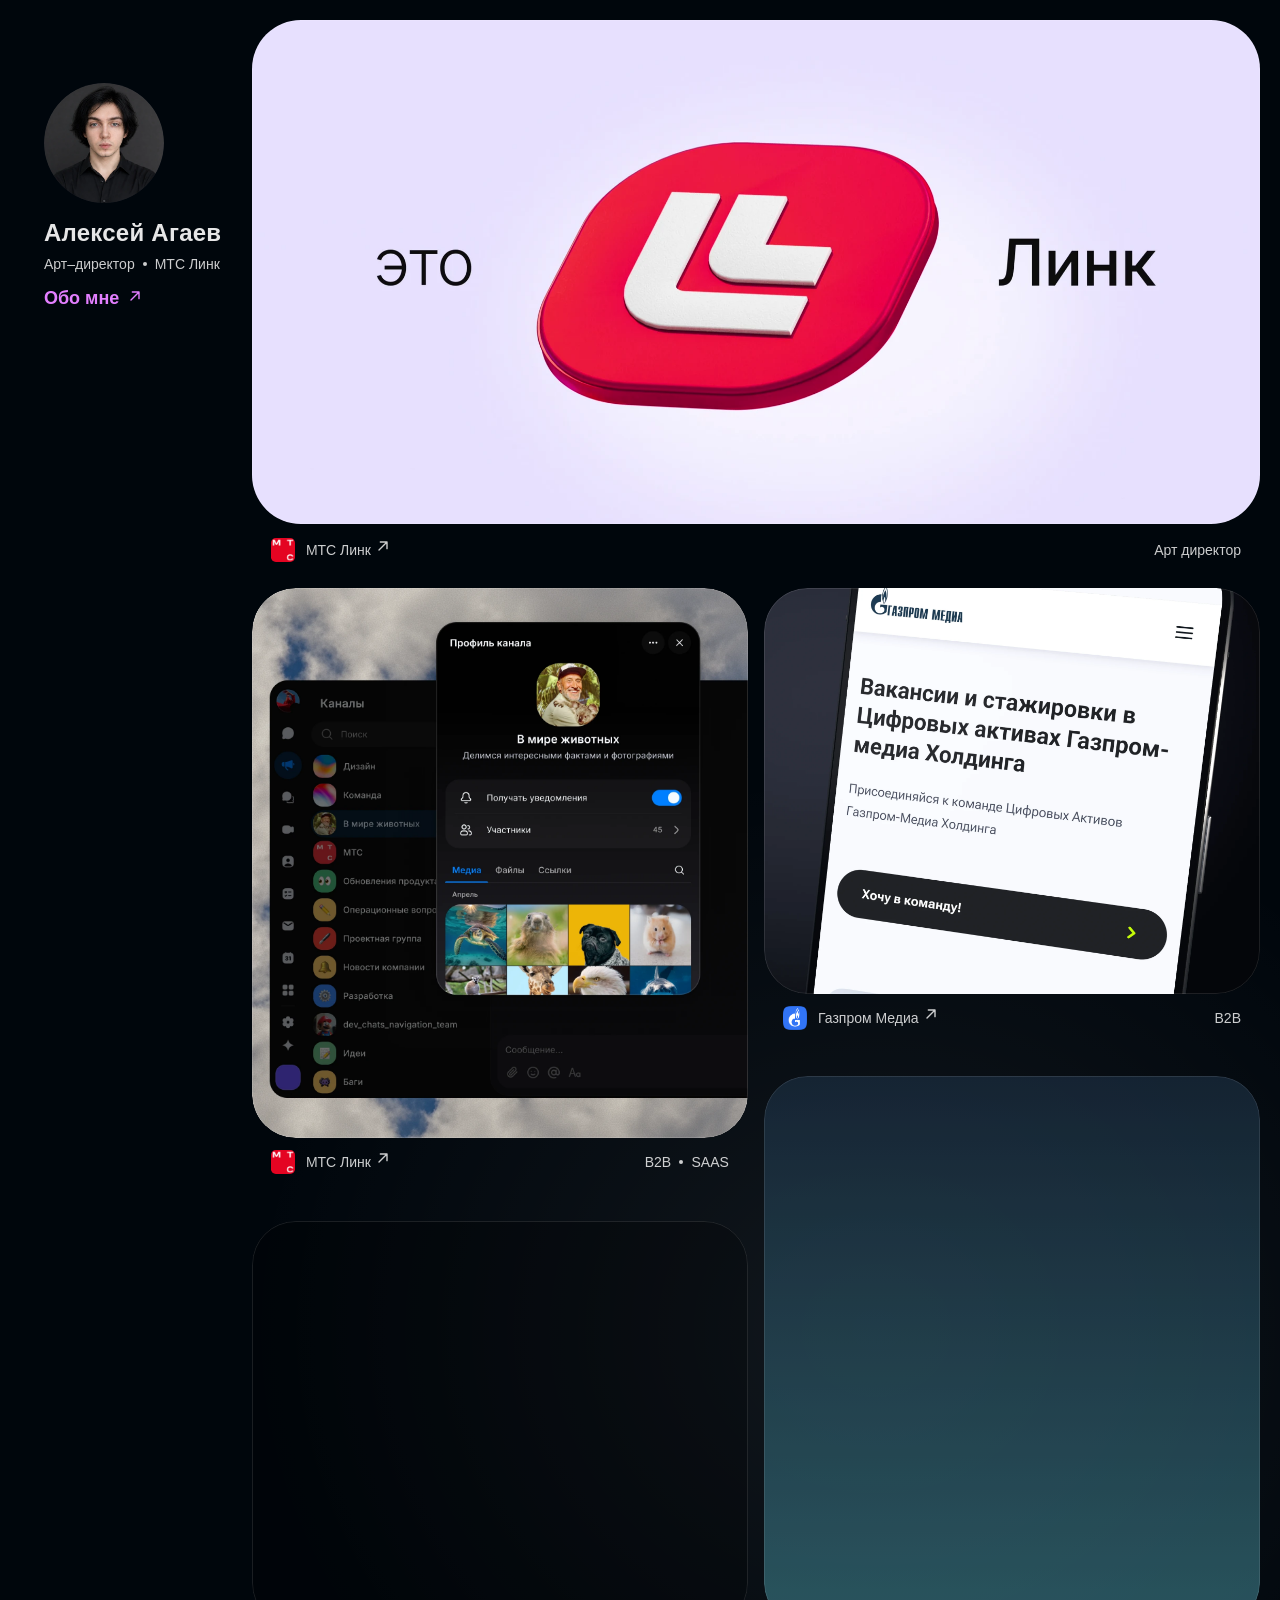
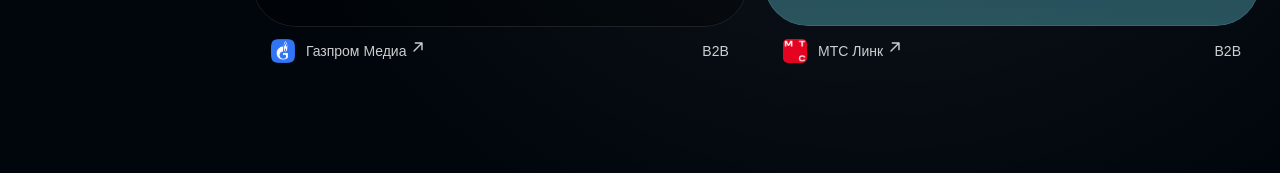
<file: index.html>
<!DOCTYPE html><html lang="ru"><head><meta charSet="utf-8"/><meta name="viewport" content="width=device-width, initial-scale=1"/><link rel="preload" href="/media/arrow-up-right.svg" as="image"/><link rel="preload" href="/media/mts-link-logo.png" as="image"/><link rel="preload" href="/media/gazprom-media-logo.png" as="image"/><link rel="stylesheet" href="/_next/static/css/index.CLoXKKyQ.css" data-rsc-css-href="/_next/static/css/index.CLoXKKyQ.css" data-precedence="vite-rsc/importer-resources"/><link rel="modulepreload" fetchPriority="low" href="/_next/static/chunks/index--MUsf0a7.js"/><script src="/_next/static/chunks/rolldown-runtime-C60lm6uB.js" type="module" async=""></script><script src="/_next/static/chunks/framework-D_rUT4EX.js" type="module" async=""></script><link rel="modulepreload" href="/_next/static/chunks/layout-segment-context-Br45CzL2.js" crossorigin=""/><link rel="modulepreload" href="/_next/static/chunks/loading-image-COB8s7EQ.js" crossorigin=""/><link rel="modulepreload" href="/_next/static/chunks/showreel-nsQlW8u0.js" crossorigin=""/><link rel="modulepreload" href="/_next/static/chunks/case-video-BnzWSDpg.js" crossorigin=""/><title>Алексей Агаев — портфолио</title><meta name="description" content="Портфолио Алексея Агаева. Арт–директор. Избранные проекты."/><meta name="robots" content="noindex, nofollow"/><link rel="icon" href="/media/portrait.png"/><meta name="theme-color" content="#00060c"/><link rel="preload" as="image" href="/media/mts-showreel-v2/poster.webp" fetchPriority="high"/><script>Object.assign(((self[Symbol.for("vinext.navigationRuntime")]??={bootstrap:{routeManifest:null},functions:{}}).bootstrap.rsc??={rsc:[]}),{params:{},nav:{"pathname":"/","searchParams":[]}})</script><link rel="modulepreload" href="/_next/static/chunks/index--MUsf0a7.js" />
</head><body><div class="portfolio-layout"><header class="profile" aria-label="Автор портфолио"><div class="portrait"><span class="loading-image" aria-busy="true"><img src="/media/portrait.webp" width="640" height="640" alt="Алексей Агаев" fetchPriority="high"/><span class="media-skeleton" aria-hidden="true"></span></span></div><div class="profile-copy"><h1>Алексей Агаев</h1><p class="profile-role"><span>Арт–директор</span><span class="dot" aria-hidden="true"></span><span>МТС Линк</span></p><span class="about-link" role="link" aria-disabled="true" aria-label="Обо мне — страница пока недоступна">Обо мне<img src="/media/arrow-up-right.svg" class="arrow" width="16" height="16" alt="" aria-hidden="true"/></span></div></header><main class="projects" aria-label="Избранные проекты"><figure class="featured-project case-card"><div class="showreel"><video poster="/media/mts-showreel-v2/poster.webp" muted="" autoPlay="" loop="" playsInline="" preload="auto" width="3840" height="2160" aria-label="Шоурил МТС Линк: дизайн сервисов"><source src="/media/mts-showreel-hq/master-mobile.m3u8" type="application/vnd.apple.mpegurl" media="(max-width: 767px) and (prefers-reduced-motion: no-preference)"/><source src="/media/mts-showreel-hq/master-desktop.m3u8" type="application/vnd.apple.mpegurl" media="(max-width: 1599px) and (prefers-reduced-motion: no-preference)"/><source src="/media/mts-showreel-hq/master.m3u8" type="application/vnd.apple.mpegurl" media="(prefers-reduced-motion: no-preference)"/></video><span class="case-arrow" aria-hidden="true"><img src="/media/arrow-up-right.svg" width="28" height="28" alt=""/></span></div><figcaption class="project-caption"><span class="project-company"><img class="company-logo" src="/media/mts-link-logo.png" width="32" height="32" alt=""/><span class="company-name">МТС Линк<img src="/media/arrow-up-right.svg" class="arrow arrow-muted" width="16" height="16" alt="" aria-hidden="true"/></span></span><span class="project-tags"><span>Арт директор</span></span></figcaption><a class="case-link" role="link" tabindex="0" aria-disabled="true" aria-label="МТС Линк — шоурил — страница пока недоступна"></a></figure><div class="project-grid"><figure class="project-card case-card project-chats"><div class="project-cover cover-tall"><div class="case-details"><h2>Мессенджер</h2><p>Заредизайнили продукт на более 32 миллионов пользователей</p><span class="case-year">2026</span></div><div class="case-media"><span class="loading-image" aria-busy="true"><img src="/media/chats-cover.webp" width="1460" height="1620" alt="МТС Линк: каналы и профиль канала в тёмной теме" loading="lazy" decoding="async"/><span class="media-skeleton" aria-hidden="true"></span></span></div><span class="case-arrow" aria-hidden="true"><img src="/media/arrow-up-right.svg" width="28" height="28" alt=""/></span></div><figcaption class="project-caption"><span class="project-company"><img class="company-logo" src="/media/mts-link-logo.png" width="32" height="32" alt=""/><span class="company-name">МТС Линк<img src="/media/arrow-up-right.svg" class="arrow arrow-muted" width="16" height="16" alt="" aria-hidden="true"/></span></span><span class="project-tags"><span>B2B</span><span><span class="dot" aria-hidden="true"></span>SAAS</span></span></figcaption><a class="case-link" role="link" tabindex="0" aria-disabled="true" aria-label="МТС Линк — Линк Чаты — страница пока недоступна"></a></figure><figure class="project-card case-card project-gazprom-media-1"><div class="project-cover cover-short"><div class="case-details"><h2>Газпром Медиа</h2></div><div class="case-media"><video src="/media/gazprom-cinematic-v2.mp4" poster="/media/gazprom-cinematic-v2-poster.webp" muted="" loop="" playsInline="" preload="none" width="1920" height="1570" aria-label="Газпром Медиа: демонстрация мобильного карьерного сайта"></video></div><span class="case-arrow" aria-hidden="true"><img src="/media/arrow-up-right.svg" width="28" height="28" alt=""/></span></div><figcaption class="project-caption"><span class="project-company"><img class="company-logo" src="/media/gazprom-media-logo.png" width="32" height="32" alt=""/><span class="company-name">Газпром Медиа<img src="/media/arrow-up-right.svg" class="arrow arrow-muted" width="16" height="16" alt="" aria-hidden="true"/></span></span><span class="project-tags"><span>B2B</span></span></figcaption><a class="case-link" role="link" tabindex="0" aria-disabled="true" aria-label="Газпром Медиа — кейс — страница пока недоступна"></a></figure><figure class="project-card case-card project-gazprom-media-2"><div class="project-cover cover-short"><div class="case-details"><h2>Газпром Медиа</h2></div><div class="case-media"></div><span class="case-arrow" aria-hidden="true"><img src="/media/arrow-up-right.svg" width="28" height="28" alt=""/></span></div><figcaption class="project-caption"><span class="project-company"><img class="company-logo" src="/media/gazprom-media-logo.png" width="32" height="32" alt=""/><span class="company-name">Газпром Медиа<img src="/media/arrow-up-right.svg" class="arrow arrow-muted" width="16" height="16" alt="" aria-hidden="true"/></span></span><span class="project-tags"><span>B2B</span></span></figcaption><a class="case-link" role="link" tabindex="0" aria-disabled="true" aria-label="Газпром Медиа — кейс — страница пока недоступна"></a></figure><figure class="project-card case-card project-mts-link-2"><div class="project-cover cover-tall cover-blue"><div class="case-details"><h2>МТС Линк</h2></div><div class="case-media cover-blue"></div><span class="case-arrow" aria-hidden="true"><img src="/media/arrow-up-right.svg" width="28" height="28" alt=""/></span></div><figcaption class="project-caption"><span class="project-company"><img class="company-logo" src="/media/mts-link-logo.png" width="32" height="32" alt=""/><span class="company-name">МТС Линк<img src="/media/arrow-up-right.svg" class="arrow arrow-muted" width="16" height="16" alt="" aria-hidden="true"/></span></span><span class="project-tags"><span>B2B</span></span></figcaption><a class="case-link" role="link" tabindex="0" aria-disabled="true" aria-label="МТС Линк — кейс — страница пока недоступна"></a></figure></div></main></div><script type="module" src="/_next/static/chunks/index--MUsf0a7.js" id="_R_" async=""></script><script>((self[Symbol.for("vinext.navigationRuntime")]??={bootstrap:{routeManifest:null},functions:{}}).bootstrap.rsc??={rsc:[]}).rsc.push("0:{\"page:/\":\"$L1\",\"layout:/\":\"$L2\",\"route:/\":\"$L3\",\"__route\":\"route:/\",\"__interceptionContext\":null,\"__layoutIds\":[\"layout:/\"],\"__rootLayout\":\"/\",\"__bfcacheSegmentIdentities\":{\"layout:/\":\"[\\\"layout\\\",\\\"layout:/\\\",\\\"root-boundary:/\\\",\\\"\\\"]\",\"page:/\":\"[\\\"page\\\",\\\"page:/\\\",\\\"root-boundary:/\\\",\\\"\\\"]\"},\"__srcPage\":[\"page\"],\"__layoutFlags\":{\"layout:/\":\"s\"},\"__artifactCompatibility\":{\"schemaVersion\":1,\"graphVersion\":\"app-route-graph:1177fd80f83fa7b0\",\"deploymentVersion\":\"4ebb149b-52dc-437f-8758-a79a597cb028\",\"appElementsSchemaVersion\":1,\"rscPayloadSchemaVersion\":1,\"rootBoundaryId\":\"/\",\"renderEpoch\":null}}\n")</script><script>((self[Symbol.for("vinext.navigationRuntime")]??={bootstrap:{routeManifest:null},functions:{}}).bootstrap.rsc??={rsc:[]}).rsc.push("4:I[\"c5beb10df826\",[],\"Children\",1]\n")</script><script>((self[Symbol.for("vinext.navigationRuntime")]??={bootstrap:{routeManifest:null},functions:{}}).bootstrap.rsc??={rsc:[]}).rsc.push("5:I[\"0dc7e6a5ccb2\",[],\"GlobalErrorBoundary\",1]\n")</script><script>((self[Symbol.for("vinext.navigationRuntime")]??={bootstrap:{routeManifest:null},functions:{}}).bootstrap.rsc??={rsc:[]}).rsc.push("6:I[\"610eead2fe97\",[],\"default\",1]\n")</script><script>((self[Symbol.for("vinext.navigationRuntime")]??={bootstrap:{routeManifest:null},functions:{}}).bootstrap.rsc??={rsc:[]}).rsc.push("7:I[\"0dc7e6a5ccb2\",[],\"ErrorBoundary\",1]\n")</script><script>((self[Symbol.for("vinext.navigationRuntime")]??={bootstrap:{routeManifest:null},functions:{}}).bootstrap.rsc??={rsc:[]}).rsc.push("8:I[\"8c444080ebb8\",[],\"LayoutSegmentProvider\",1]\n")</script><script>((self[Symbol.for("vinext.navigationRuntime")]??={bootstrap:{routeManifest:null},functions:{}}).bootstrap.rsc??={rsc:[]}).rsc.push("9:I[\"c5beb10df826\",[],\"Slot\",1]\n")</script><script>((self[Symbol.for("vinext.navigationRuntime")]??={bootstrap:{routeManifest:null},functions:{}}).bootstrap.rsc??={rsc:[]}).rsc.push("a:I[\"0dc7e6a5ccb2\",[],\"NotFoundBoundary\",1]\n")</script><script>((self[Symbol.for("vinext.navigationRuntime")]??={bootstrap:{routeManifest:null},functions:{}}).bootstrap.rsc??={rsc:[]}).rsc.push("b:I[\"40fe166cc87b\",[],\"AppRouterScrollTarget\",1]\n")</script><script>((self[Symbol.for("vinext.navigationRuntime")]??={bootstrap:{routeManifest:null},functions:{}}).bootstrap.rsc??={rsc:[]}).rsc.push("c:I[\"0dc7e6a5ccb2\",[],\"RedirectBoundary\",1]\n")</script><script>((self[Symbol.for("vinext.navigationRuntime")]??={bootstrap:{routeManifest:null},functions:{}}).bootstrap.rsc??={rsc:[]}).rsc.push(":HL[\"/_next/static/css/index.CLoXKKyQ.css\",\"style\"     ]\n")</script><script>((self[Symbol.for("vinext.navigationRuntime")]??={bootstrap:{routeManifest:null},functions:{}}).bootstrap.rsc??={rsc:[]}).rsc.push(":HL[\"/media/mts-showreel-v2/poster.webp\",\"image\",{\"fetchPriority\":\"high\"}]\n")</script><script>((self[Symbol.for("vinext.navigationRuntime")]??={bootstrap:{routeManifest:null},functions:{}}).bootstrap.rsc??={rsc:[]}).rsc.push("2:[[[\"$\",\"link\",\"css:/_next/static/css/index.CLoXKKyQ.css\",{\"rel\":\"stylesheet\",\"precedence\":\"vite-rsc/importer-resources\",\"href\":\"/_next/static/css/index.CLoXKKyQ.css\",\"data-rsc-css-href\":\"/_next/static/css/index.CLoXKKyQ.css\"}],\"$undefined\"],[\"$\",\"html\",null,{\"lang\":\"ru\",\"children\":[[\"$\",\"head\",null,{\"children\":[\"$\",\"link\",null,{\"rel\":\"preload\",\"as\":\"image\",\"href\":\"/media/mts-showreel-v2/poster.webp\",\"fetchPriority\":\"high\"}]}],[\"$\",\"body\",null,{\"children\":[\"$\",\"$L4\",null,{}]}]]}]]\n")</script><script>((self[Symbol.for("vinext.navigationRuntime")]??={bootstrap:{routeManifest:null},functions:{}}).bootstrap.rsc??={rsc:[]}).rsc.push("3:[[[\"$\",\"meta\",null,{\"charSet\":\"utf-8\"}],[[\"$\",\"title\",\"0\",{\"children\":\"Алексей Агаев — портфолио\"}],[\"$\",\"meta\",\"1\",{\"name\":\"description\",\"content\":\"Портфолио Алексея Агаева. Арт–директор. Избранные проекты.\"}],[\"$\",\"meta\",\"2\",{\"name\":\"robots\",\"content\":\"noindex, nofollow\"}],[\"$\",\"link\",\"3\",{\"data-vinext-streamed-icon\":\"$undefined\",\"rel\":\"icon\",\"href\":\"/media/portrait.png\",\"type\":\"$undefined\",\"sizes\":\"$undefined\",\"color\":\"$undefined\",\"media\":\"$undefined\",\"fetchPriority\":\"$undefined\"}]],[[\"$\",\"meta\",\"0\",{\"name\":\"viewport\",\"content\":\"width=device-width, initial-scale=1\"}],[\"$\",\"meta\",\"1\",{\"name\":\"theme-color\",\"content\":\"#00060c\"}]]],[\"$\",\"$L5\",null,{\"fallback\":\"$6\",\"children\":[\"$\",\"$L7\",null,{\"fallback\":\"$6\",\"children\":[\"$\",\"$L8\",null,{\"providerId\":\"layout:/\",\"segmentMap\":{\"children\":[]},\"children\":[\"$\",\"$L9\",null,{\"id\":\"layout:/\",\"parallelSlots\":\"$undefined\",\"children\":[\"$\",\"$La\",null,{\"resetKey\":\"\",\"fallback\":[[\"$\",\"title\",null,{\"children\":\"404: This page could not be found.\"}],[\"$\",\"div\",null,{\"style\":{\"fontFamily\":\"system-ui,\\\"Segoe UI\\\",Roboto,Helvetica,Arial,sans-serif,\\\"Apple Color Emoji\\\",\\\"Segoe UI Emoji\\\"\",\"height\":\"100vh\",\"textAlign\":\"center\",\"display\":\"flex\",\"flexDirection\":\"column\",\"alignItems\":\"center\",\"justifyContent\":\"center\"},\"children\":[\"$\",\"div\",null,{\"children\":[[\"$\",\"style\",null,{\"dangerouslySetInnerHTML\":{\"__html\":\"body{color:#000;background:#fff;margin:0}.next-error-h1{border-right:1px solid rgba(0,0,0,.3)}@media (prefers-color-scheme:dark){body{color:#fff;background:#000}.next-error-h1{border-right:1px solid rgba(255,255,255,.3)}}\"}}],[\"$\",\"h1\",null,{\"className\":\"next-error-h1\",\"style\":{\"display\":\"inline-block\",\"margin\":\"0 20px 0 0\",\"padding\":\"0 23px 0 0\",\"fontSize\":24,\"fontWeight\":500,\"verticalAlign\":\"top\",\"lineHeight\":\"49px\"},\"children\":404}],[\"$\",\"div\",null,{\"style\":{\"display\":\"inline-block\"},\"children\":[\"$\",\"h2\",null,{\"style\":{\"fontSize\":14,\"fontWeight\":400,\"lineHeight\":\"49px\",\"margin\":0},\"children\":\"This page could not be found.\"}]}]]}]}]],\"children\":[\"$\",\"$Lb\",null,{\"children\":[\"$\",\"$Lc\",null,{\"children\":[[\"$\",\"$L8\",null,{\"providerId\":\"page:/\",\"segmentMap\":{\"children\":[\"__PAGE__\"]},\"children\":[\"$\",\"$L9\",null,{\"id\":\"page:/\"}]}],null]}]}]}]}]}]}]}],null,null]\n")</script><script>((self[Symbol.for("vinext.navigationRuntime")]??={bootstrap:{routeManifest:null},functions:{}}).bootstrap.rsc??={rsc:[]}).rsc.push("d:I[\"49cdb9023d30\",[],\"LoadingImage\",1]\n")</script><script>((self[Symbol.for("vinext.navigationRuntime")]??={bootstrap:{routeManifest:null},functions:{}}).bootstrap.rsc??={rsc:[]}).rsc.push("e:I[\"3aec5a976759\",[],\"Showreel\",1]\n")</script><script>((self[Symbol.for("vinext.navigationRuntime")]??={bootstrap:{routeManifest:null},functions:{}}).bootstrap.rsc??={rsc:[]}).rsc.push("f:I[\"e0d1054848b2\",[],\"CaseVideo\",1]\n")</script><script>((self[Symbol.for("vinext.navigationRuntime")]??={bootstrap:{routeManifest:null},functions:{}}).bootstrap.rsc??={rsc:[]}).rsc.push(":HL[\"/media/arrow-up-right.svg\",\"image\"]\n")</script><script>((self[Symbol.for("vinext.navigationRuntime")]??={bootstrap:{routeManifest:null},functions:{}}).bootstrap.rsc??={rsc:[]}).rsc.push(":HL[\"/media/mts-link-logo.png\",\"image\"]\n")</script><script>((self[Symbol.for("vinext.navigationRuntime")]??={bootstrap:{routeManifest:null},functions:{}}).bootstrap.rsc??={rsc:[]}).rsc.push(":HL[\"/media/gazprom-media-logo.png\",\"image\"]\n")</script><script>((self[Symbol.for("vinext.navigationRuntime")]??={bootstrap:{routeManifest:null},functions:{}}).bootstrap.rsc??={rsc:[]}).rsc.push("1:[\"$\",\"div\",null,{\"className\":\"portfolio-layout\",\"children\":[[\"$\",\"header\",null,{\"className\":\"profile\",\"aria-label\":\"Автор портфолио\",\"children\":[[\"$\",\"div\",null,{\"className\":\"portrait\",\"children\":[\"$\",\"$Ld\",null,{\"src\":\"/media/portrait.webp\",\"width\":640,\"height\":640,\"alt\":\"Алексей Агаев\",\"fetchPriority\":\"high\"}]}],[\"$\",\"div\",null,{\"className\":\"profile-copy\",\"children\":[[\"$\",\"h1\",null,{\"children\":\"Алексей Агаев\"}],[\"$\",\"p\",null,{\"className\":\"profile-role\",\"children\":[[\"$\",\"span\",null,{\"children\":\"Арт–директор\"}],[\"$\",\"span\",null,{\"className\":\"dot\",\"aria-hidden\":\"true\"}],[\"$\",\"span\",null,{\"children\":\"МТС Линк\"}]]}],[\"$\",\"span\",null,{\"className\":\"about-link\",\"role\":\"link\",\"aria-disabled\":\"true\",\"aria-label\":\"Обо мне — страница пока недоступна\",\"children\":[\"Обо мне\",[\"$\",\"img\",null,{\"src\":\"/media/arrow-up-right.svg\",\"className\":\"arrow\",\"width\":16,\"height\":16,\"alt\":\"\",\"aria-hidden\":\"true\"}]]}]]}]]}],[\"$\",\"main\",null,{\"className\":\"projects\",\"aria-label\":\"Избранные проекты\",\"children\":[[\"$\",\"figure\",null,{\"className\":\"featured-project case-card\",\"children\":[[\"$\",\"$Le\",null,{}],[\"$\",\"figcaption\",null,{\"className\":\"project-caption\",\"children\":[[\"$\",\"span\",null,{\"className\":\"project-company\",\"children\":[[\"$\",\"img\",null,{\"className\":\"company-logo\",\"src\":\"/media/mts-link-logo.png\",\"width\":32,\"height\":32,\"alt\":\"\"}],[\"$\",\"span\",null,{\"className\":\"company-name\",\"children\":[\"МТС Линк\",[\"$\",\"img\",null,{\"src\":\"/media/arrow-up-right.svg\",\"className\":\"arrow arrow-muted\",\"width\":16,\"height\":16,\"alt\":\"\",\"aria-hidden\":\"true\"}]]}]]}],[\"$\",\"span\",null,{\"className\":\"project-tags\",\"children\":[[\"$\",\"span\",\"Арт директор\",{\"children\":[false,\"Арт директор\"]}]]}]]}],[\"$\",\"a\",null,{\"className\":\"case-link\",\"href\":\"$undefined\",\"role\":\"link\",\"tabIndex\":0,\"aria-disabled\":true,\"aria-label\":\"МТС Линк — шоурил — страница пока недоступна\"}]]}],[\"$\",\"div\",null,{\"className\":\"project-grid\",\"children\":[[\"$\",\"figure\",\"chats\",{\"className\":\"project-card case-card project-chats\",\"children\":[[\"$\",\"div\",null,{\"className\":\"project-cover cover-tall\",\"children\":[[\"$\",\"div\",null,{\"className\":\"case-details\",\"children\":[[\"$\",\"h2\",null,{\"children\":\"Мессенджер\"}],[\"$\",\"p\",null,{\"children\":\"Заредизайнили продукт на более 32 миллионов пользователей\"}],[\"$\",\"span\",null,{\"className\":\"case-year\",\"children\":\"2026\"}]]}],[\"$\",\"div\",null,{\"className\":\"case-media\",\"children\":[\"$undefined\",[\"$\",\"$Ld\",null,{\"src\":\"/media/chats-cover.webp\",\"width\":1460,\"height\":1620,\"alt\":\"МТС Линк: каналы и профиль канала в тёмной теме\",\"loading\":\"lazy\",\"decoding\":\"async\"}]]}],[\"$\",\"span\",null,{\"className\":\"case-arrow\",\"aria-hidden\":\"true\",\"children\":[\"$\",\"img\",null,{\"src\":\"/media/arrow-up-right.svg\",\"width\":28,\"height\":28,\"alt\":\"\"}]}]]}],[\"$\",\"figcaption\",null,{\"className\":\"project-caption\",\"children\":[[\"$\",\"span\",null,{\"className\":\"project-company\",\"children\":[[\"$\",\"img\",null,{\"className\":\"company-logo\",\"src\":\"/media/mts-link-logo.png\",\"width\":32,\"height\":32,\"alt\":\"\"}],[\"$\",\"span\",null,{\"className\":\"company-name\",\"children\":[\"МТС Линк\",[\"$\",\"img\",null,{\"src\":\"/media/arrow-up-right.svg\",\"className\":\"arrow arrow-muted\",\"width\":16,\"height\":16,\"alt\":\"\",\"aria-hidden\":\"true\"}]]}]]}],[\"$\",\"span\",null,{\"className\":\"project-tags\",\"children\":[[\"$\",\"span\",\"B2B\",{\"children\":[false,\"B2B\"]}],[\"$\",\"span\",\"SAAS\",{\"children\":[[\"$\",\"span\",null,{\"className\":\"dot\",\"aria-hidden\":\"true\"}],\"SAAS\"]}]]}]]}],[\"$\",\"a\",null,{\"className\":\"case-link\",\"href\":\"$undefined\",\"role\":\"link\",\"tabIndex\":0,\"aria-disabled\":true,\"aria-label\":\"МТС Линк — Линк Чаты — страница пока недоступна\"}]]}],[\"$\",\"figure\",\"gazprom-media-1\",{\"className\":\"project-card case-card project-gazprom-media-1\",\"children\":[[\"$\",\"div\",null,{\"className\":\"project-cover cover-short\",\"children\":[[\"$\",\"div\",null,{\"className\":\"case-details\",\"children\":[[\"$\",\"h2\",null,{\"children\":\"Газпром Медиа\"}],\"$undefined\",\"$undefined\"]}],[\"$\",\"div\",null,{\"className\":\"case-media\",\"children\":[[\"$\",\"$Lf\",null,{\"src\":\"/media/gazprom-cinematic-v2.mp4\",\"poster\":\"/media/gazprom-cinematic-v2-poster.webp\",\"label\":\"Газпром Медиа: демонстрация мобильного карьерного сайта\"}],false]}],[\"$\",\"span\",null,{\"className\":\"case-arrow\",\"aria-hidden\":\"true\",\"children\":[\"$\",\"img\",null,{\"src\":\"/media/arrow-up-right.svg\",\"width\":28,\"height\":28,\"alt\":\"\"}]}]]}],[\"$\",\"figcaption\",null,{\"className\":\"project-caption\",\"children\":[[\"$\",\"span\",null,{\"className\":\"project-company\",\"children\":[[\"$\",\"img\",null,{\"className\":\"company-logo\",\"src\":\"/media/gazprom-media-logo.png\",\"width\":32,\"height\":32,\"alt\":\"\"}],[\"$\",\"span\",null,{\"className\":\"company-name\",\"children\":[\"Газпром Медиа\",[\"$\",\"img\",null,{\"src\":\"/media/arrow-up-right.svg\",\"className\":\"arrow arrow-muted\",\"width\":16,\"height\":16,\"alt\":\"\",\"aria-hidden\":\"true\"}]]}]]}],[\"$\",\"span\",null,{\"className\":\"project-tags\",\"children\":[[\"$\",\"span\",\"B2B\",{\"children\":[false,\"B2B\"]}]]}]]}],[\"$\",\"a\",null,{\"className\":\"case-link\",\"href\":\"$undefined\",\"role\":\"link\",\"tabIndex\":0,\"aria-disabled\":true,\"aria-label\":\"Газпром Медиа — кейс — страница пока недоступна\"}]]}],\"$L10\",\"$L11\"]}]]}]]}]\n")</script><script>((self[Symbol.for("vinext.navigationRuntime")]??={bootstrap:{routeManifest:null},functions:{}}).bootstrap.rsc??={rsc:[]}).rsc.push("10:[\"$\",\"figure\",\"gazprom-media-2\",{\"className\":\"project-card case-card project-gazprom-media-2\",\"children\":[[\"$\",\"div\",null,{\"className\":\"project-cover cover-short\",\"children\":[[\"$\",\"div\",null,{\"className\":\"case-details\",\"children\":[[\"$\",\"h2\",null,{\"children\":\"Газпром Медиа\"}],\"$undefined\",\"$undefined\"]}],[\"$\",\"div\",null,{\"className\":\"case-media\",\"children\":[\"$undefined\",\"$undefined\"]}],[\"$\",\"span\",null,{\"className\":\"case-arrow\",\"aria-hidden\":\"true\",\"children\":[\"$\",\"img\",null,{\"src\":\"/media/arrow-up-right.svg\",\"width\":28,\"height\":28,\"alt\":\"\"}]}]]}],[\"$\",\"figcaption\",null,{\"className\":\"project-caption\",\"children\":[[\"$\",\"span\",null,{\"className\":\"project-company\",\"children\":[[\"$\",\"img\",null,{\"className\":\"company-logo\",\"src\":\"/media/gazprom-media-logo.png\",\"width\":32,\"height\":32,\"alt\":\"\"}],[\"$\",\"span\",null,{\"className\":\"company-name\",\"children\":[\"Газпром Медиа\",[\"$\",\"img\",null,{\"src\":\"/media/arrow-up-right.svg\",\"className\":\"arrow arrow-muted\",\"width\":16,\"height\":16,\"alt\":\"\",\"aria-hidden\":\"true\"}]]}]]}],[\"$\",\"span\",null,{\"className\":\"project-tags\",\"children\":[[\"$\",\"span\",\"B2B\",{\"children\":[false,\"B2B\"]}]]}]]}],[\"$\",\"a\",null,{\"className\":\"case-link\",\"href\":\"$undefined\",\"role\":\"link\",\"tabIndex\":0,\"aria-disabled\":true,\"aria-label\":\"Газпром Медиа — кейс — страница пока недоступна\"}]]}]\n")</script><script>((self[Symbol.for("vinext.navigationRuntime")]??={bootstrap:{routeManifest:null},functions:{}}).bootstrap.rsc??={rsc:[]}).rsc.push("11:[\"$\",\"figure\",\"mts-link-2\",{\"className\":\"project-card case-card project-mts-link-2\",\"children\":[[\"$\",\"div\",null,{\"className\":\"project-cover cover-tall cover-blue\",\"children\":[[\"$\",\"div\",null,{\"className\":\"case-details\",\"children\":[[\"$\",\"h2\",null,{\"children\":\"МТС Линк\"}],\"$undefined\",\"$undefined\"]}],[\"$\",\"div\",null,{\"className\":\"case-media cover-blue\",\"children\":[\"$undefined\",\"$undefined\"]}],[\"$\",\"span\",null,{\"className\":\"case-arrow\",\"aria-hidden\":\"true\",\"children\":[\"$\",\"img\",null,{\"src\":\"/media/arrow-up-right.svg\",\"width\":28,\"height\":28,\"alt\":\"\"}]}]]}],[\"$\",\"figcaption\",null,{\"className\":\"project-caption\",\"children\":[[\"$\",\"span\",null,{\"className\":\"project-company\",\"children\":[[\"$\",\"img\",null,{\"className\":\"company-logo\",\"src\":\"/media/mts-link-logo.png\",\"width\":32,\"height\":32,\"alt\":\"\"}],[\"$\",\"span\",null,{\"className\":\"company-name\",\"children\":[\"МТС Линк\",[\"$\",\"img\",null,{\"src\":\"/media/arrow-up-right.svg\",\"className\":\"arrow arrow-muted\",\"width\":16,\"height\":16,\"alt\":\"\",\"aria-hidden\":\"true\"}]]}]]}],[\"$\",\"span\",null,{\"className\":\"project-tags\",\"children\":[[\"$\",\"span\",\"B2B\",{\"children\":[false,\"B2B\"]}]]}]]}],[\"$\",\"a\",null,{\"className\":\"case-link\",\"href\":\"$undefined\",\"role\":\"link\",\"tabIndex\":0,\"aria-disabled\":true,\"aria-label\":\"МТС Линк — кейс — страница пока недоступна\"}]]}]\n")</script><script>Object.assign(((self[Symbol.for("vinext.navigationRuntime")]??={bootstrap:{routeManifest:null},functions:{}}).bootstrap.rsc??={rsc:[]}),{"initialCacheKind":"static"});((self[Symbol.for("vinext.navigationRuntime")]??={bootstrap:{routeManifest:null},functions:{}}).bootstrap.rsc??={rsc:[]}).done=true</script></body></html>
</file>
